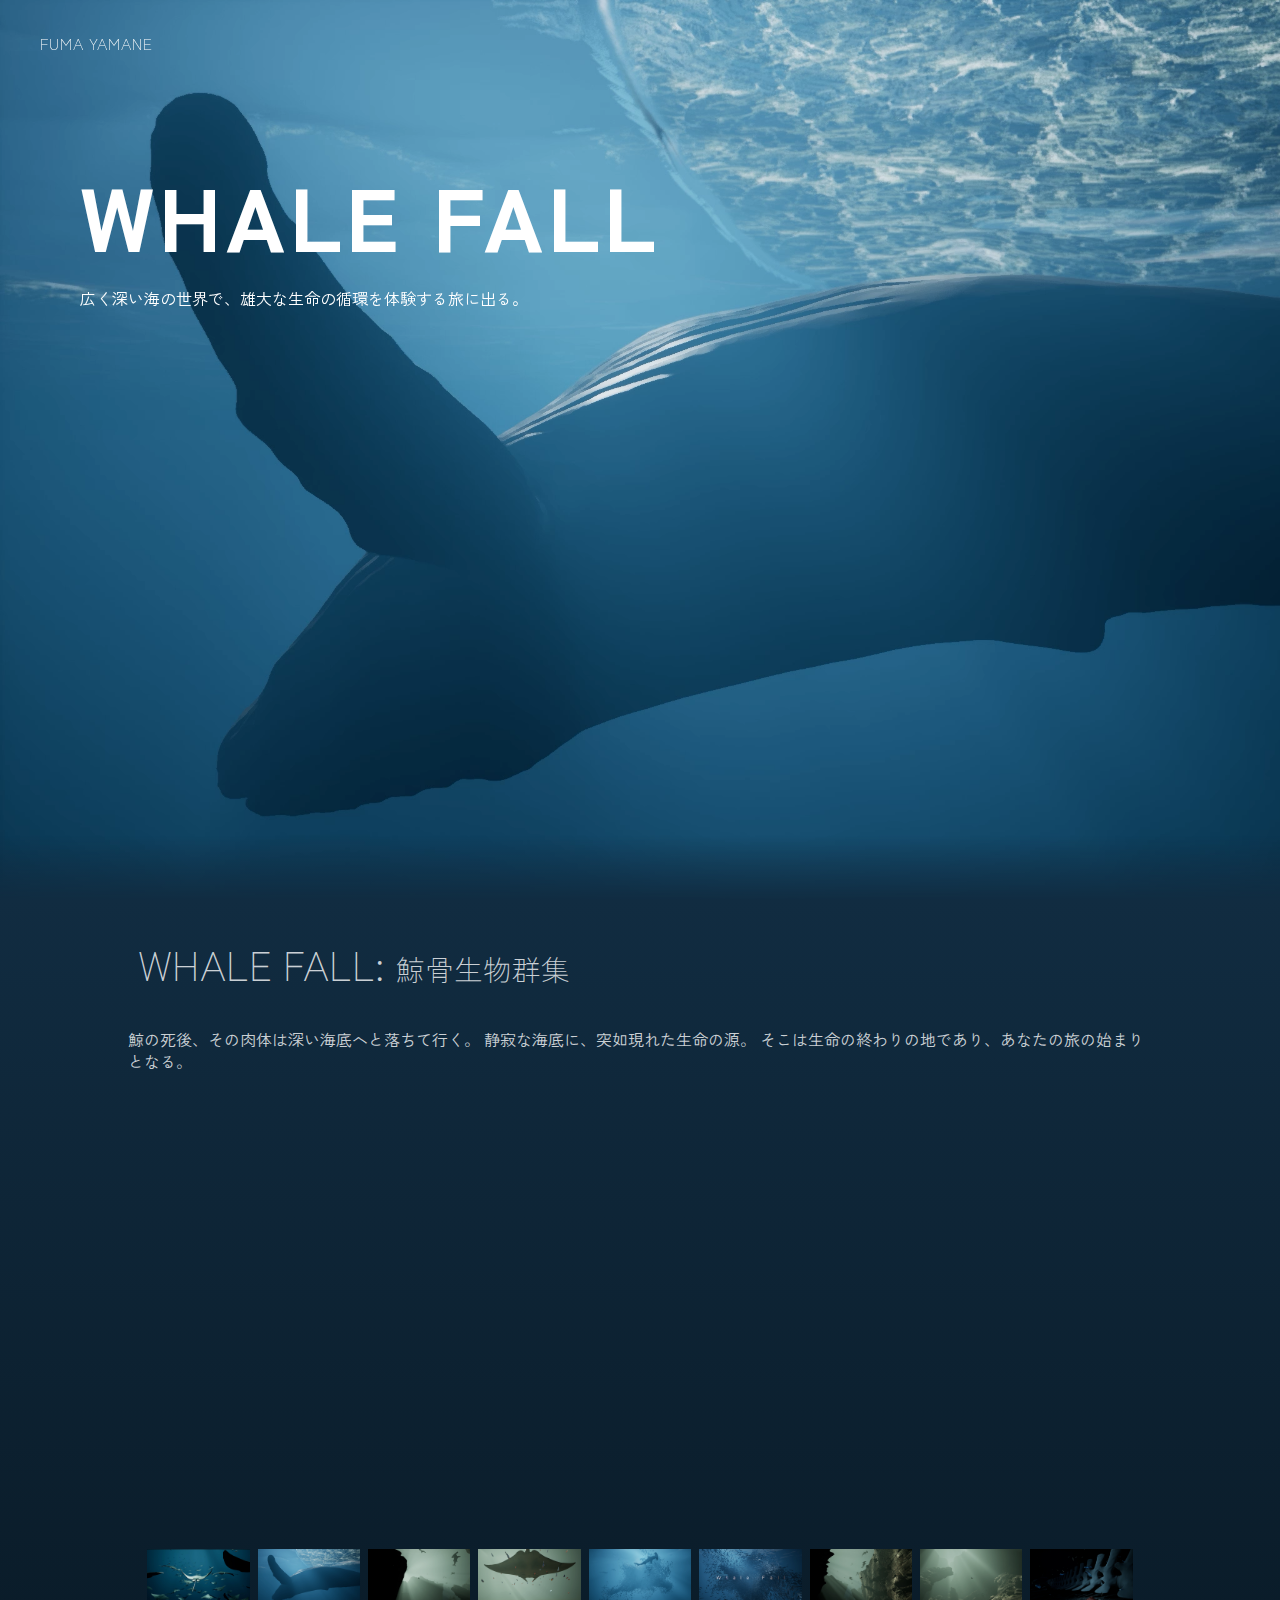
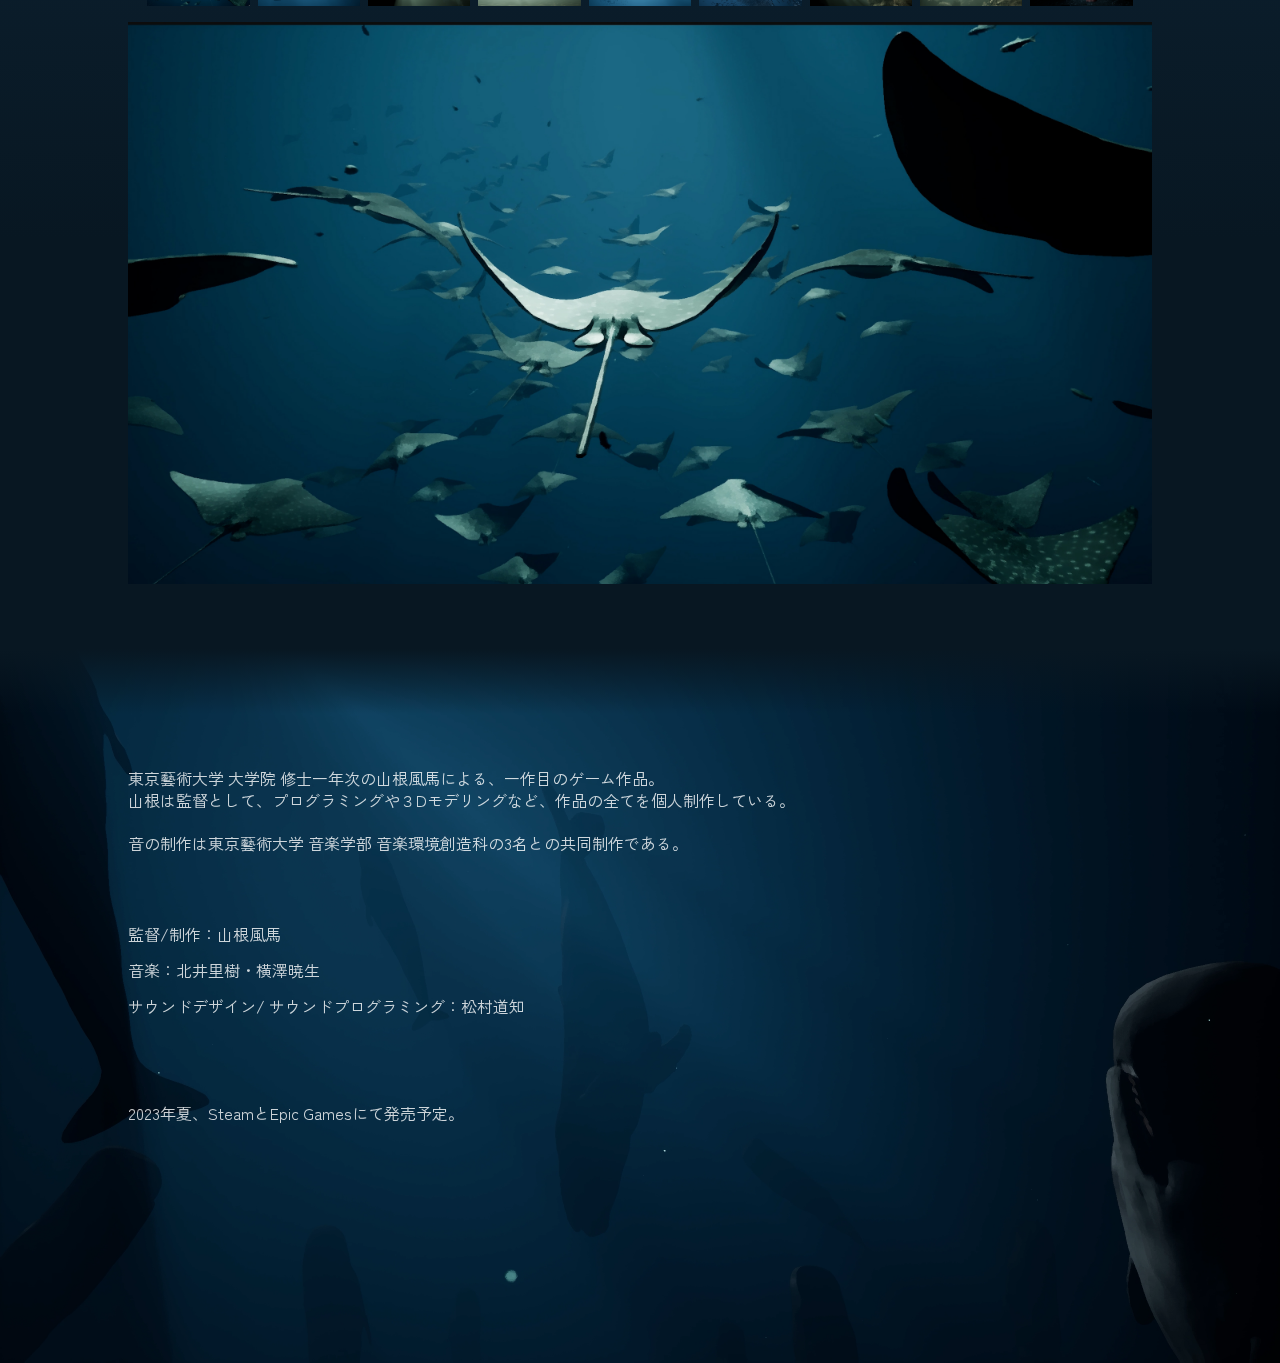
<file: index.html>
<!DOCTYPE html>

<head>
    <meta charset="utf-8">
    <title>Yamane Fuma | Whale Fall</title>
    <link rel="stylesheet" href="normalize.css">
    <link rel="stylesheet" href="style.css">

    <link rel="preconnect" href="https://fonts.googleapis.com">
    <link rel="preconnect" href="https://fonts.gstatic.com" crossorigin>
    <link href="https://fonts.googleapis.com/css2?family=Zen+Kaku+Gothic+New:wght@300;400;900&display=swap"
        rel="stylesheet">
    <meta name="viewport" content="width=device-width, initial-scale=1, minimum-scale=1" />
    <meta name="viewport" content="width=device-width, initial-scale=1, minimum-scale=1, viewport-fit=cover" />
    <meta name="description" content="ゲーム『Whale Fall』(ホエールフォール)の公式ホームページ。様々な生物となって海洋を旅するゲーム。東京藝大の山根風馬の個人制作。" />
</head>
<html>
<script>

    window.onload = function() {
        const thumbnails = document.getElementsByClassName('thumbnail');
        for(var i = 0; i < thumbnails.length; i++) {
            var thumbnail = thumbnails[i];
            thumbnail.onclick = function(event) {
                const clickedIndex = (event.target.getAttribute("data-index"));
                const gameplayShotImg = document.getElementById("gameplay-shot");
                gameplayShotImg.src = `images/shots/shot-${clickedIndex}.png`;
            }
        }
    }
</script>
<body>
    <a id="name" href="profile.html">FUMA YAMANE</a>

    <div class="atf__bg">
        <iframe id="atf__video"
            src="https://www.youtube-nocookie.com/embed/2KPhmhz7GhA?controls=0&autoplay=1&mute=1&playsinline=1&end=133&loop=1&playlist=2KPhmhz7GhA"></iframe>
    </div>
    <div id="atf__headline">
        <h1 id="title">WHALE FALL</h1>

        <p>広く深い海の世界で、雄大な生命の循環を体験する旅に出る。</p>

    </div>

    </div>
    <div class="game-overview__outer-wrapper">
        <div class="game-overview__inner-wrapper">
            <div class="separator" id="top-separator"></div>

            <div>
                <h1 id="info-title">WHALE FALL: <span id="info-sub-title">鯨骨生物群集</span></h1>
                <p>鯨の死後、その肉体は深い海底へと落ちて行く。
                    静寂な海底に、突如現れた生命の源。
                    そこは生命の終わりの地であり、あなたの旅の始まりとなる。
                </p>
            </div>
            <div id="game-media">
                <iframe id="trailer" src="https://www.youtube.com/embed/2KPhmhz7GhA" title="YouTube video player"
                    frameborder="0"
                    allow="accelerometer; autoplay; clipboard-write; encrypted-media; gyroscope; picture-in-picture; web-share"
                    allowfullscreen></iframe>
                <div id="thumbnail-grid">
                    <img class="thumbnail"  data-index=1 src="images/thumbnail-1.png" />
                    <img class="thumbnail" data-index=2 src="images/thumbnail-2.png" />
                    <img class="thumbnail" data-index=3 src="images/thumbnail-3.png" />
                    <img class="thumbnail" data-index=4 src="images/thumbnail-4.png" />
                    <img class="thumbnail" data-index=5 src="images/thumbnail-5.png" />
                    <img class="thumbnail" data-index=6 src="images/thumbnail-6.png" />
                    <img class="thumbnail" data-index=7 src="images/thumbnail-7.png" />
                    <img class="thumbnail" data-index=8 src="images/thumbnail-8.png" />
                    <img class="thumbnail" data-index=9 src="images/thumbnail-9.png" />
                </div>
            </div>
            <img id="gameplay-shot" src="images/shots/shot-1.png" />
        </div>
    </div>
    <div id="game-overview__bottom" class="game-overview__outer-wrapper">
        <div class="game-overview__inner-wrapper">
        <div class="separator" id="bottom-separator"></div>
        <div id="game-overview__bottom_inner">
            <div>
                <p>東京藝術大学 大学院 修士一年次の山根風馬による、一作目のゲーム作品。<br>
                    山根は監督として、プログラミングや３Dモデリングなど、作品の全てを個人制作している。</p>
                <p>音の制作は東京藝術大学 音楽学部 音楽環境創造科の3名との共同制作である。</p>
            </div>
            <div id="credits">
                <p> 監督/制作：山根風馬</p>
                <p> 音楽：北井里樹・横澤暁生</p>
                <p> サウンドデザイン/ サウンドプログラミング：松村道知</p>
            </div>
            <p>
                2023年夏、SteamとEpic Gamesにて発売予定。
            </p>
        </div>
    </div>
</body>
</html>
</file>
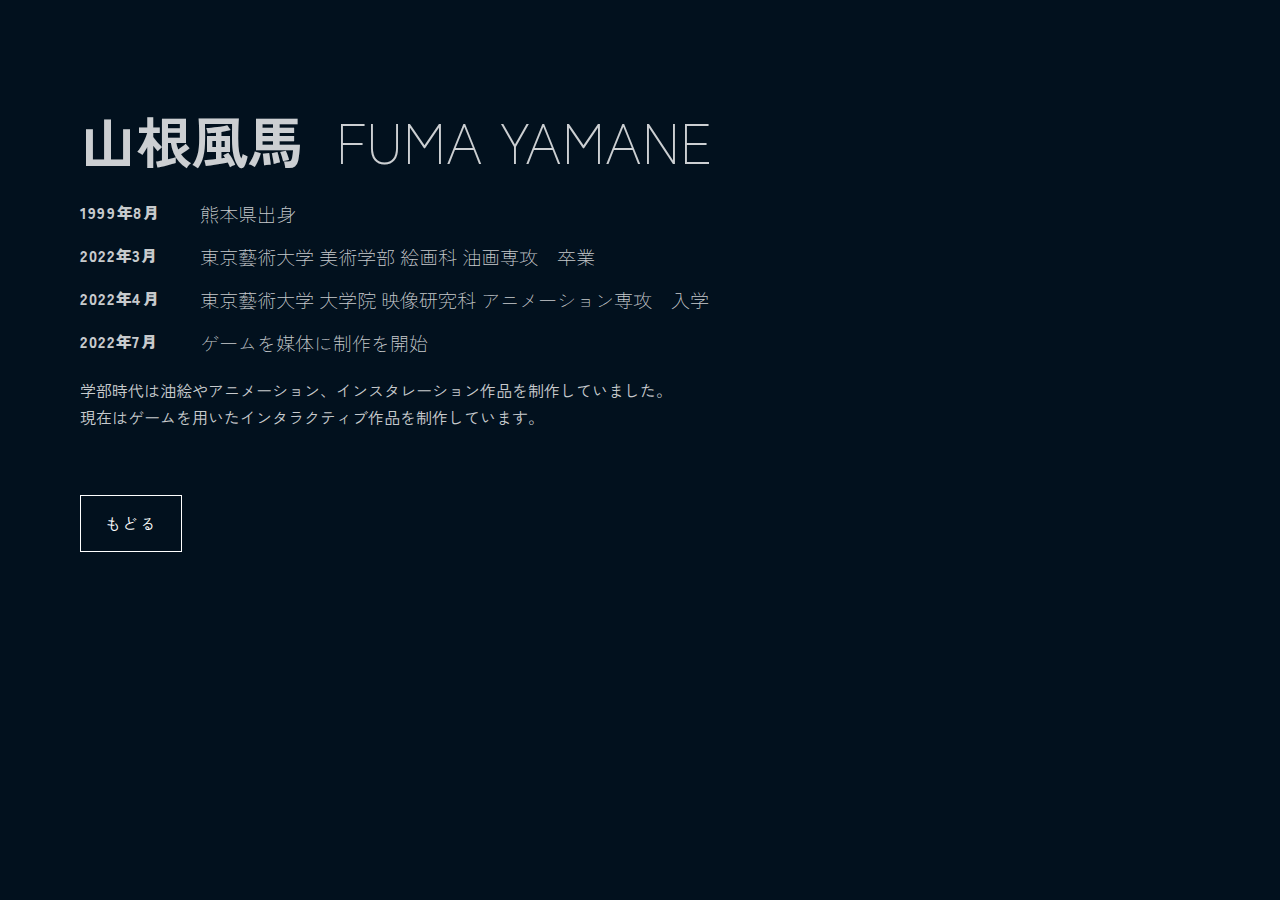
<file: profile.html>
<!DOCTYPE html>
<head>
    <meta charset="utf-8">
    <title>Yamane Fuma | Profile</title>
    <link rel="stylesheet" href="normalize.css">
    <link rel="stylesheet" href="style.css">
    <link rel="stylesheet" href="profile.css">
    <link rel="preconnect" href="https://fonts.googleapis.com">
    <link rel="preconnect" href="https://fonts.gstatic.com" crossorigin>
    <link href="https://fonts.googleapis.com/css2?family=Zen+Kaku+Gothic+New:wght@300;400;900&display=swap" rel="stylesheet">
    <meta name="viewport" content="width=device-width, initial-scale=1, minimum-scale=1, viewport-fit=cover" />
    <meta name="description" content="山根風馬(やまねふうま)の公式プロフィール。東京藝術大学 修士のゲームクリエイター。ゲーム『Whale Fall』を制作。" />
</head>
<html>
    <body>
        <div id="container">
            <div id="profile">
                <h1 id="profile-name"><span id="ja-name">山根風馬</span><span id="en-name">FUMA YAMANE</span></h1>
            </div>
            <div id="about-text">
                <div id="history">
                    <div class="date">1999年8月</div>
                    <div class="event">熊本県出身</div>
                    <div class="date">2022年3月</div>
                    <div class="event">東京藝術大学 美術学部 絵画科 油画専攻　卒業</div>
                    <div class="date">2022年4月</div>
                    <div class="event">東京藝術大学 大学院 映像研究科 アニメーション専攻　入学</div>
                    <div class="date">2022年7月</div>
                    <div class="event">ゲームを媒体に制作を開始</div>
                </div>
                <p id="description">
                    学部時代は油絵やアニメーション、インスタレーション作品を制作していました。<br>
                    現在はゲームを用いたインタラクティブ作品を制作しています。
               </p>
                <a id="game-link" href="index.html">もどる</a>
            </div>
        </div>
    </body>
</html>
</file>
<file: style.css>
body {
    overflow-x: hidden;
    font-family: 'Zen Kaku Gothic New';
    font-weight: 400;
    color: rgba(255,255,255,0.8);
    background-color: #02111e;
    line-height: 1.4;
  }

  .atf__bg {
    width: 100vw;
    height: 100vh;
    background-image: url(images/fallback-bg.png);
    background-size: cover;
    overflow: hidden;
  }
      
  #atf__video {
    margin-top: -25px;
    height: 120vh; 
    width: 120vw;
    position: absolute;
    transform: translate(-50%, -40px);
    left: 50%;
    pointer-events: none;
  }

  #fallback-video {
    display: none;
  }

  #gameplay-shot {
    width: 100%;
    transition: all 0.3s ease-out;
  }
 
  @media (min-aspect-ratio: 16/9) {
    #atf__video {
      height: 67.5vw;
    }
  }
      
  @media (max-aspect-ratio: 16/9) {
    #atf__video {
      width: 213.4vh;
    }
  }

  #info-container {
    padding: 90px;
    background: rgb(41,44,52);
    background: linear-gradient(346deg, rgba(41,44,52,1) 0%, rgba(55,59,119,1) 100%);
    color: rgba(255,255,255,0.7);
  }

  #atf__headline {
    line-height: 1.3;
    letter-spacing: 1.3;
    width: 100%;
    max-width: 600px;
    padding: 80px;
    position: absolute;
    color: #FFFFFF;
    left: 0;
    top: 0;
    width: 80%;
  }

  #title {
    font-size: 5.6rem;
    line-height: 1.2;
    margin: 0;
    margin-bottom: 8px;
    letter-spacing: 5px;
    font-weight: 900;
    margin-top: 80px;;
  }

  #info-title {
    font-size: 2.5rem;
    line-height: 1.2;
    margin: 0;
    margin-bottom: 40px;
    transform: translateX(10px);
    font-weight: 300;
  }

  #info-sub-title {
    font-size: 1.8rem;
  }

  p {
    margin-top: 20px;
  }

  #name {
    color: white;
    font-weight: 300;
    position: fixed;
    top: 32px;
    left: 40px;
    z-index: 10;
    text-decoration: none;
    cursor: pointer;
    transition: all 300ms ease-out;
    letter-spacing: 1px;
  }

  #name:hover {
      /* font-weight: 900; */
      letter-spacing: 1.5px;
  }

  .separator {
    width: 100%;
    height: 130px;
    background: rgb(17,44,65);
    background: linear-gradient(0deg, rgba(17,44,65,1) 0%, rgba(17,44,65,0) 50%);
    position: absolute;
    top: -129px;
    width: 100%;
    left: 0;
}

#top-separator {
  background: rgba(17,44,65, 0);
  background: linear-gradient(0deg, rgba(17,44,65,1) 0%, rgba(17,44,65,0) 50%);
}

#bottom-separator {
  background: rgba(17,44,65, 0);
  background: linear-gradient(0deg, rgba(17,44,65,0) 0%, rgba(8,23,34,1) 50%);
  top: -59px;
}

  .game-overview__outer-wrapper {
    position: relative;
    color: rgba(255,255,255,0.8);
    background: rgb(17,44,65);
    background: linear-gradient(0, rgba(8,23,34,1) 30%, rgba(17,44,65,1) 100%);
    padding: 40px 10%;
    display: flex;
    flex-direction: column;
    align-items: center;
  }

  .game-overview__inner-wrapper {
    width: 100%;
    max-width: 1670px;
  }

  #trailer {
    height: 100%;
    width: 100%;
    max-width: 900px;
    justify-self: center;
  }

  #thumbnail-grid {
    display: flex;
    /* grid-template-columns: 1fr 1fr 1fr;
    grid-template-rows: 1fr 1fr; */
    grid-gap: 8px;
    /* align-items: center; */
    justify-content: center;
    vertical-align: center;
  }

  .thumbnail {
    height: auto;
    width: 10%;
    background-size: cover;
    background-position: center;
    cursor: pointer;
  }


  #game-media {
    margin-top: 32px;
    display: grid;
    grid-template-columns: auto;
    grid-template-rows: 420px auto;
    align-items: center;
    justify-content: center;
    grid-gap: 24px;
    margin-bottom: 16px;
  }

  #game-overview__bottom {
    background-image: url(images/bottom-bg.png);
    background-size: cover;
  }

  #game-overview__bottom_inner {
    width: 100%;
    max-width: 850px;
  }

  #credits {
    margin-top: 72px;
    margin-bottom: 88px;
    line-height: 1;
  }


  @media only screen and (hover: none) and (pointer: coarse){

    #atf__video {
      display: none;
    }

    #fallback-video {
      display: block;
    }
    
    }

    @media only screen and (max-width: 767px) {
      #title {
        font-size: 3.6rem;
      }
      .atf__bg {
        width: 100%;
        height: 800px;
      }

      #game-media {
        grid-template-columns: 1fr;
         grid-template-rows: 155px auto;
      }

      #atf__headline {
        padding: 10%;
      }

      .thumbnail {
        width: 31%;
      }

      #thumbnail-grid {
        grid-gap: 4px;
        /* grid-template-columns: auto; */
        flex-wrap: wrap;
      }
    }

    @media (min-width: 768px) {
      #game-overview__bottom_inner {
        padding-top: 64px;
        padding-bottom: 120px;
      }
    }

    @media (min-width: 1200px) {
      #game-overview__bottom {
        height: 56.25vw;
        box-sizing: border-box;
      }
    }
</file>
<file: profile.css>
body {
    font-family: 'Zen Kaku Gothic New';
    font-weight: 400;
    color: rgba(255,255,255,0.8);
    background-color: #02111e;
 }
 
#profilepic {
    background-color: gray;
    width: 300px;
    height: 413px;
    top: 0;
}

#profile-name {
    display: flex;
    align-items: flex-end;
    flex-wrap: wrap;
}

#ja-name {
    font-size: 3.5rem;
    padding-right: 32px;
    white-space: nowrap;
}

#en-name {
    font-weight: 300;
    font-size: 1.8rem;
    white-space: nowrap;
}

#container {
    max-width: 800px;
    padding: 8%;
    padding-bottom: 180px;
}

#history {
    display: grid;
    grid-template-columns: 1fr;
    grid-template-rows: auto;
}

.date {
    font-weight: 900;
    letter-spacing: .7px;
}

.event {
    font-size: 1.2rem;
    font-weight: 300;
    margin-top: 8px;
    margin-bottom: 24px;
}
td {
    padding-right: 32px;
    padding-bottom: 12px;
}

p {
    line-height: 1.7;
}

#game-link {
    text-decoration: none;
    border: 0.5px solid white;
    padding: 16px 24px;
    color: white;
    letter-spacing: 1.3px;
    margin-top: 40px;
    transition: all 300ms ease-out;
    display: block;
    width: fit-content;
}

#description {
    margin-bottom: 64px;
}

#game-link:hover {
    color: rgba(255,255,255,0.5);
}

@media (min-width: 768px) {
    #container {
        padding: 80px;
    }

    #history {
        grid-template-columns: max-content 1fr;
        grid-gap: 16px 40px;
    }

    .event {
        margin: 0;
    }

    #en-name {
        font-size: 3.5rem;
    }

    #ja-name {
        font-size: 3.5rem;
    }    
    
}
</file>
